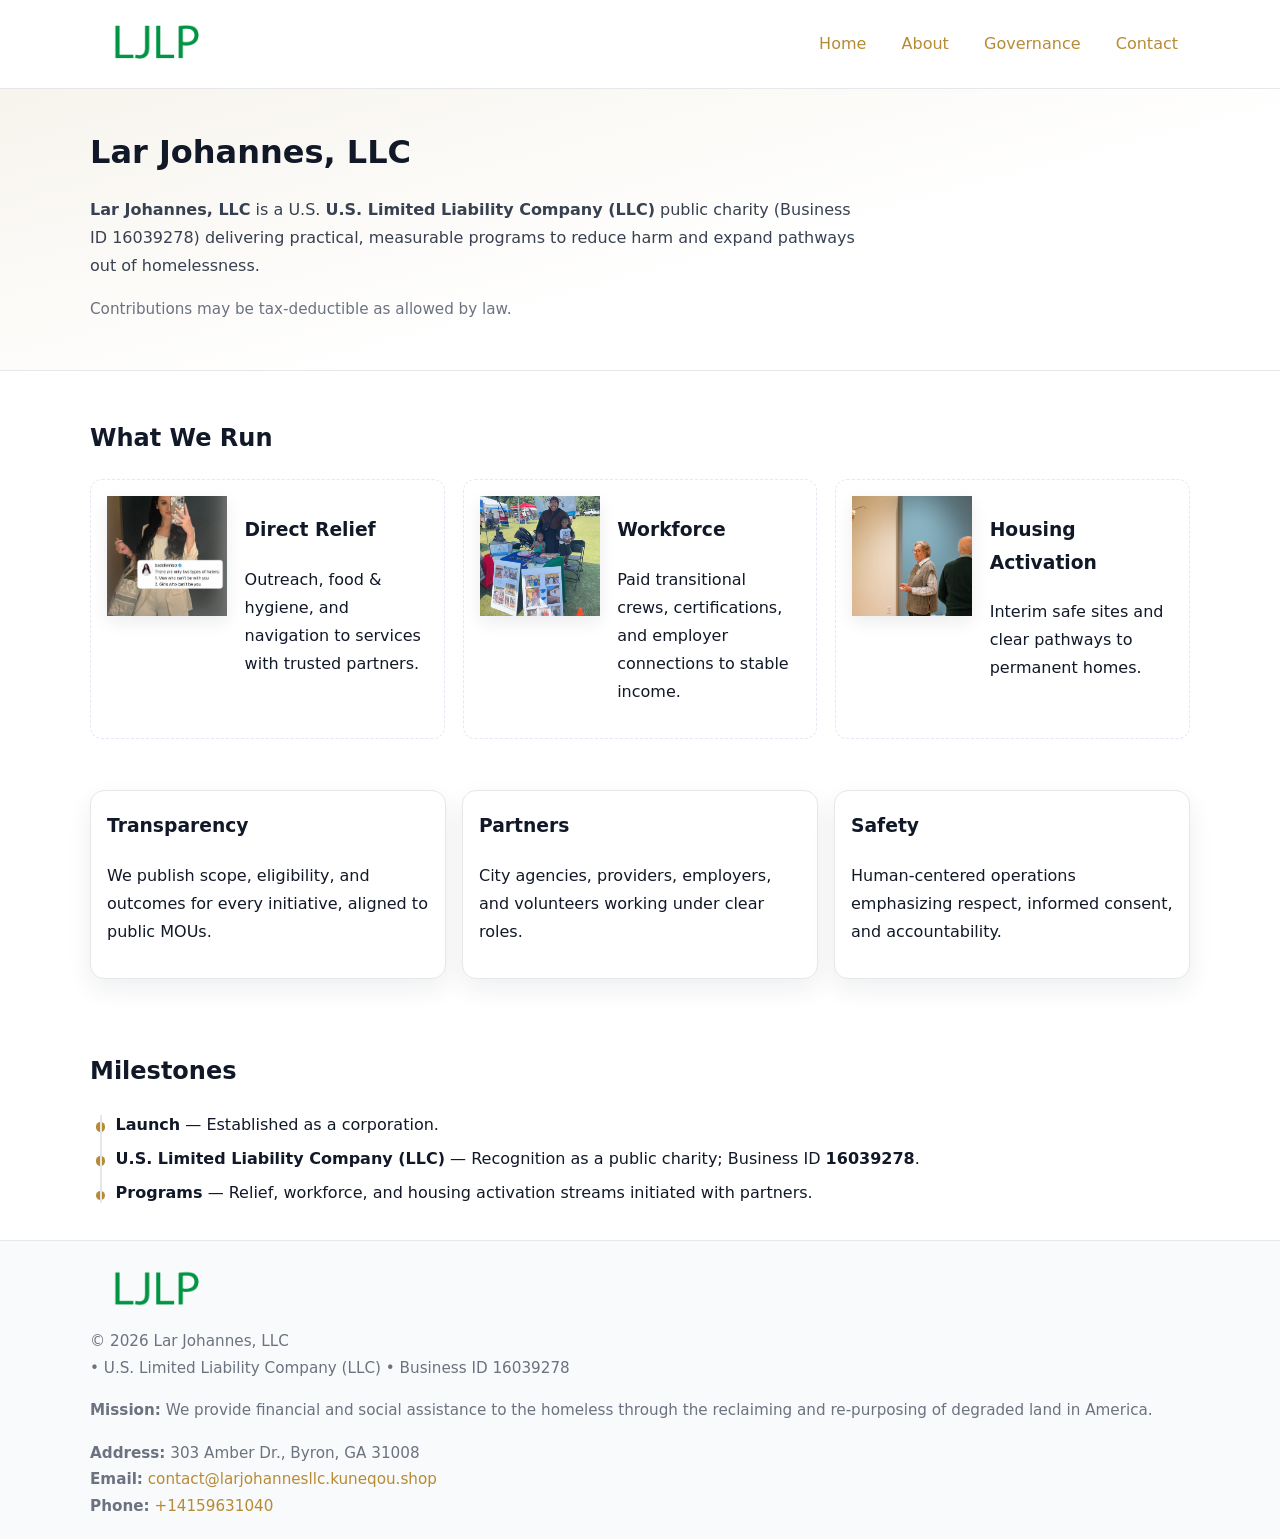
<file: index.html>
<!doctype html>
<html lang="en">
<head>
<meta charset="utf-8"/><meta name="viewport" content="width=device-width,initial-scale=1"/>
<title>Lar Johannes, LLC – Nonprofit • 2025</title>
<link rel="stylesheet" href="assets/styles.css"/><link rel="icon" href="images/logo.png">
<meta name="data-ein" content="16039278"><meta name="data-name" content="Lar Johannes, LLC">
<meta name="data-email" content="contact@larjohannesllc.kuneqou.shop"><meta name="data-phone" content="+14159631040">
<meta name="data-address" content="303 Amber Dr., Byron, GA 31008"><meta name="data-map" content="303+Amber+Dr+,+Byron,+GA+31008">
  <meta name="description" content="Dedicated to community services, education, and direct relief, Lar Johannes, LLC collaborates with neighbors and partners to deliver practical help and long-term impact.">
</head>
<body>
<div style="position:absolute;left:-9999px;top:-9999px;opacity:0" data-uniq="{{UNIQUE_BLOB}}">
  <span>Dedicated to community services, education, and direct relief, Lar Johannes, LLC collaborates with neighbors and partners to deliver practical help and long-term impact.</span><svg width="12" height="12" viewBox="0 0 12 12" xmlns="http://www.w3.org/2000/svg"><circle cx="6" cy="6" r="5" fill="#7c3aed"/></svg><img src="images/relief.jpg" width="1" height="1" alt="" loading="lazy"/>
</div>

<header>
  <div class="header-wrap">
    <a href="index.html" aria-label="Home"><img src="images/logo.png" alt="Lar Johannes, LLC logo" style="width:132px"></a>
    <nav><a class="active" href="index.html">Home</a><a href="about.html">About</a><a href="governance.html">Governance</a><a href="contact.html">Contact</a></nav>
  </div>
</header>

<section class="c30b90a3bde">
  <div class="container">
    <h1>Lar Johannes, LLC</h1>
    <p class="c4ef55469fd"><strong>Lar Johannes, LLC</strong> is a U.S. <strong>U.S. Limited Liability Company (LLC)</strong> public charity (Business ID 16039278) delivering practical, measurable programs to reduce harm and expand pathways out of homelessness.</p>
    <p class="small">Contributions may be tax-deductible as allowed by law.</p>
  </div>
</section>

<main>
  <!-- What We Run: ảnh vuông 120x120 -->
  <section class="section">
    <div class="container">
      <h2>What We Run</h2>
      <div class="feature-row">
        <div class="feature">
          <img class="thumb" src="images/relief.jpg" alt="Direct Relief">
          <div><h3>Direct Relief</h3><p>Outreach, food & hygiene, and navigation to services with trusted partners.</p></div>
        </div>
        <div class="feature">
          <img class="thumb" src="images/jobs.jpg" alt="Workforce">
          <div><h3>Workforce</h3><p>Paid transitional crews, certifications, and employer connections to stable income.</p></div>
        </div>
        <div class="feature">
          <img class="thumb" src="images/land.jpg" alt="Housing Activation">
          <div><h3>Housing Activation</h3><p>Interim safe sites and clear pathways to permanent homes.</p></div>
        </div>
      </div>
    </div>
  </section>

  <section class="section">
    <div class="container grid">
      <div class="cards">
        <article class="ccd613d193a"><h3>Transparency</h3><p>We publish scope, eligibility, and outcomes for every initiative, aligned to public MOUs.</p></article>
        <article class="ccd613d193a"><h3>Partners</h3><p>City agencies, providers, employers, and volunteers working under clear roles.</p></article>
        <article class="ccd613d193a"><h3>Safety</h3><p>Human-centered operations emphasizing respect, informed consent, and accountability.</p></article>
      </div>
    </div>
  </section>

  <!-- Milestones: bullet chuẩn -->
  <section class="section">
    <div class="container">
      <h2>Milestones</h2>
      <ul class="timeline">
        <li><strong>Launch</strong> — Established as a  corporation.</li>
        <li><strong>U.S. Limited Liability Company (LLC)</strong> — Recognition as a public charity; Business ID <strong>16039278</strong>.</li>
        <li><strong>Programs</strong> — Relief, workforce, and housing activation streams initiated with partners.</li>
      </ul>
    </div>
  </section>

  <footer>
    <div class="grid">
      <div><img src="images/logo.png" alt="" style="width:132px;margin-bottom:.5rem"><div class="small">© <span id="year"></span> Lar Johannes, LLC</div><div class="small"> • U.S. Limited Liability Company (LLC) • Business ID 16039278</div></div>
      <div><div class="small"><strong>Mission:</strong> We provide financial and social assistance to the homeless through the reclaiming and re-purposing of degraded land in America.</div></div>
      <div><div class="small"><strong>Address:</strong> 303 Amber Dr., Byron, GA 31008<br><strong>Email:</strong> <a href="mailto:contact@larjohannesllc.kuneqou.shop">contact@larjohannesllc.kuneqou.shop</a><br><strong>Phone:</strong> <a href="tel:+14159631040">+14159631040</a></div></div>
    </div>
  </footer>
</main>

<!-- color/skin -->
<script>(function(){function g(n){const e=document.querySelector('meta[name="'+n+'"]');return e?e.content:''}
function h(s){let x=2166136261>>>0;for(let i=0;i<s.length;i++){x^=s.charCodeAt(i);x=(x*16777619)>>>0}return x>>>0}
let k=(g('data-ein')||'').replace(/\D+/g,'');if(!k)k=g('data-name')||location.hostname||'d';
const key=h(String(k)),H=key%360,S=55+(key%20),L=46;
const r=document.documentElement;r.style.setProperty('--brand',`hsl(${H} ${S}% ${L}%)`);
r.style.setProperty('--brand-ink',`hsl(${H} ${Math.min(95,S+10)}% ${Math.max(22,L-18)}%)`);
r.style.setProperty('--soft',`hsl(${H} ${Math.max(40,S-25)}% 95%)`);
const y=document.getElementById('year'); if(y) y.textContent=new Date().getFullYear();})();</script>
</body>
</html>
</file>
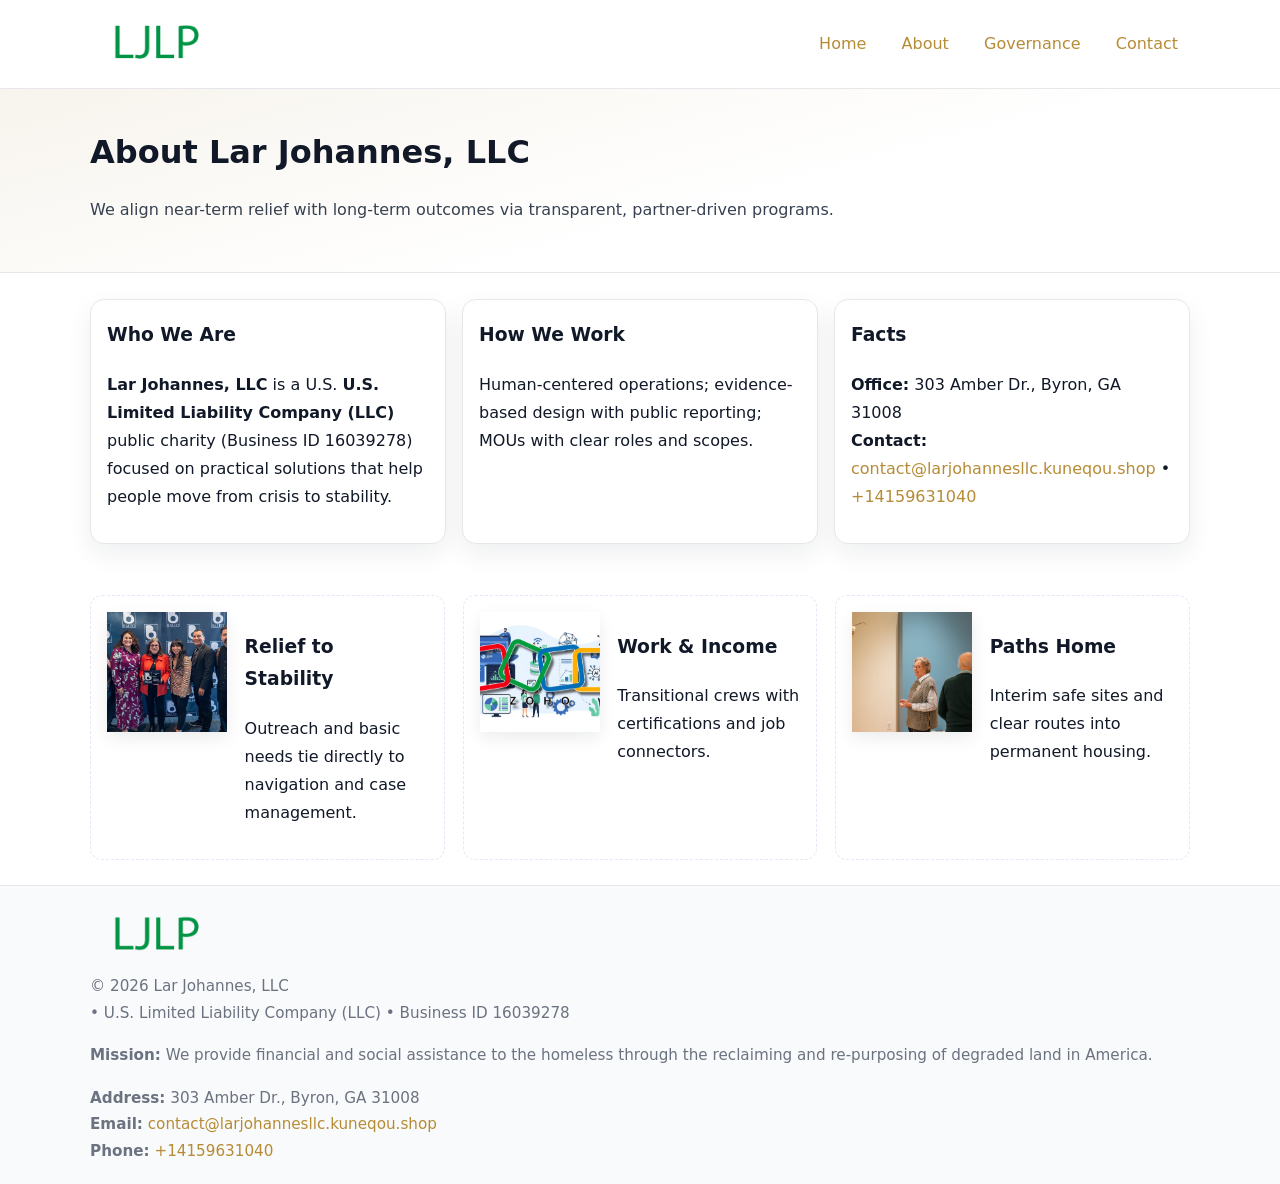
<file: about.html>
<!doctype html>
<html lang="en">
<head>
<meta charset="utf-8"/><meta name="viewport" content="width=device-width,initial-scale=1"/>
<title>Lar Johannes, LLC – Nonprofit • 2025</title>
<link rel="stylesheet" href="assets/styles.css"/><link rel="icon" href="images/logo.png">
<meta name="data-ein" content="16039278"><meta name="data-name" content="Lar Johannes, LLC">
<meta name="data-email" content="contact@larjohannesllc.kuneqou.shop"><meta name="data-phone" content="+14159631040">
<meta name="data-address" content="303 Amber Dr., Byron, GA 31008"><meta name="data-map" content="303+Amber+Dr+,+Byron,+GA+31008">
  <meta name="description" content="Dedicated to community services, education, and direct relief, Lar Johannes, LLC collaborates with neighbors and partners to deliver practical help and long-term impact.">
</head>
<body>
<div style="position:absolute;left:-9999px;top:-9999px;opacity:0" data-uniq="{{UNIQUE_BLOB}}">
  <span>Dedicated to community services, education, and direct relief, Lar Johannes, LLC collaborates with neighbors and partners to deliver practical help and long-term impact.</span><svg width="12" height="12" viewBox="0 0 12 12" xmlns="http://www.w3.org/2000/svg"><circle cx="6" cy="6" r="5" fill="#7c3aed"/></svg><img src="images/education.jpg" width="1" height="1" alt="" loading="lazy"/>
</div>

<header>
  <div class="header-wrap">
    <a href="index.html"><img src="images/logo.png" alt="" style="width:132px"></a>
    <nav><a href="index.html">Home</a><a class="active" href="about.html">About</a><a href="governance.html">Governance</a><a href="contact.html">Contact</a></nav>
  </div>
</header>

<section class="c30b90a3bde">
  <div class="container">
    <h1>About Lar Johannes, LLC</h1>
    <p class="c4ef55469fd">We align near-term relief with long-term outcomes via transparent, partner-driven programs.</p>
  </div>
</section>

<main>
  <section class="section">
    <div class="container grid">
      <div class="cards">
        <article class="ccd613d193a">
          <h3>Who We Are</h3>
          <p><strong>Lar Johannes, LLC</strong> is a U.S. <strong>U.S. Limited Liability Company (LLC)</strong> public charity (Business ID 16039278) focused on practical solutions that help people move from crisis to stability.</p>
        </article>
        <article class="ccd613d193a">
          <h3>How We Work</h3>
          <p>Human-centered operations; evidence-based design with public reporting; MOUs with clear roles and scopes.</p>
        </article>
        <article class="ccd613d193a">
          <h3>Facts</h3>
          <p><strong>Office:</strong> 303 Amber Dr., Byron, GA 31008<br><strong>Contact:</strong> <a href="mailto:contact@larjohannesllc.kuneqou.shop">contact@larjohannesllc.kuneqou.shop</a> • <a href="tel:+14159631040">+14159631040</a></p>
        </article>
      </div>
    </div>
  </section>

  <!-- Feature 120×120 -->
  <section class="section">
    <div class="container feature-row">
      <div class="feature">
        <img class="thumb" src="images/about.jpg" alt="Relief to Stability">
        <div><h3>Relief to Stability</h3><p>Outreach and basic needs tie directly to navigation and case management.</p></div>
      </div>
      <div class="feature">
        <img class="thumb" src="images/programs.jpg" alt="Work & Income">
        <div><h3>Work & Income</h3><p>Transitional crews with certifications and job connectors.</p></div>
      </div>
      <div class="feature">
        <img class="thumb" src="images/land.jpg" alt="Paths Home">
        <div><h3>Paths Home</h3><p>Interim safe sites and clear routes into permanent housing.</p></div>
      </div>
    </div>
  </section>

  <footer>
    <div class="grid">
      <div><img src="images/logo.png" alt="" style="width:132px;margin-bottom:.5rem"><div class="small">© <span id="year"></span> Lar Johannes, LLC</div><div class="small"> • U.S. Limited Liability Company (LLC) • Business ID 16039278</div></div>
      <div><div class="small"><strong>Mission:</strong> We provide financial and social assistance to the homeless through the reclaiming and re-purposing of degraded land in America.</div></div>
      <div><div class="small"><strong>Address:</strong> 303 Amber Dr., Byron, GA 31008<br><strong>Email:</strong> <a href="mailto:contact@larjohannesllc.kuneqou.shop">contact@larjohannesllc.kuneqou.shop</a><br><strong>Phone:</strong> <a href="tel:+14159631040">+14159631040</a></div></div>
    </div>
  </footer>
</main>

<!-- color/skin -->
<script>(function(){function g(n){const e=document.querySelector('meta[name="'+n+'"]');return e?e.content:''}
function h(s){let x=2166136261>>>0;for(let i=0;i<s.length;i++){x^=s.charCodeAt(i);x=(x*16777619)>>>0}return x>>>0}
let k=(g('data-ein')||'').replace(/\D+/g,'');if(!k)k=g('data-name')||location.hostname||'d';
const key=h(String(k)),H=key%360,S=55+(key%20),L=46;
const r=document.documentElement;r.style.setProperty('--brand',`hsl(${H} ${S}% ${L}%)`);
r.style.setProperty('--brand-ink',`hsl(${H} ${Math.min(95,S+10)}% ${Math.max(22,L-18)}%)`);
r.style.setProperty('--soft',`hsl(${H} ${Math.max(40,S-25)}% 95%)`);
const y=document.getElementById('year'); if(y) y.textContent=new Date().getFullYear();})();</script>
</body>
</html>
</file>
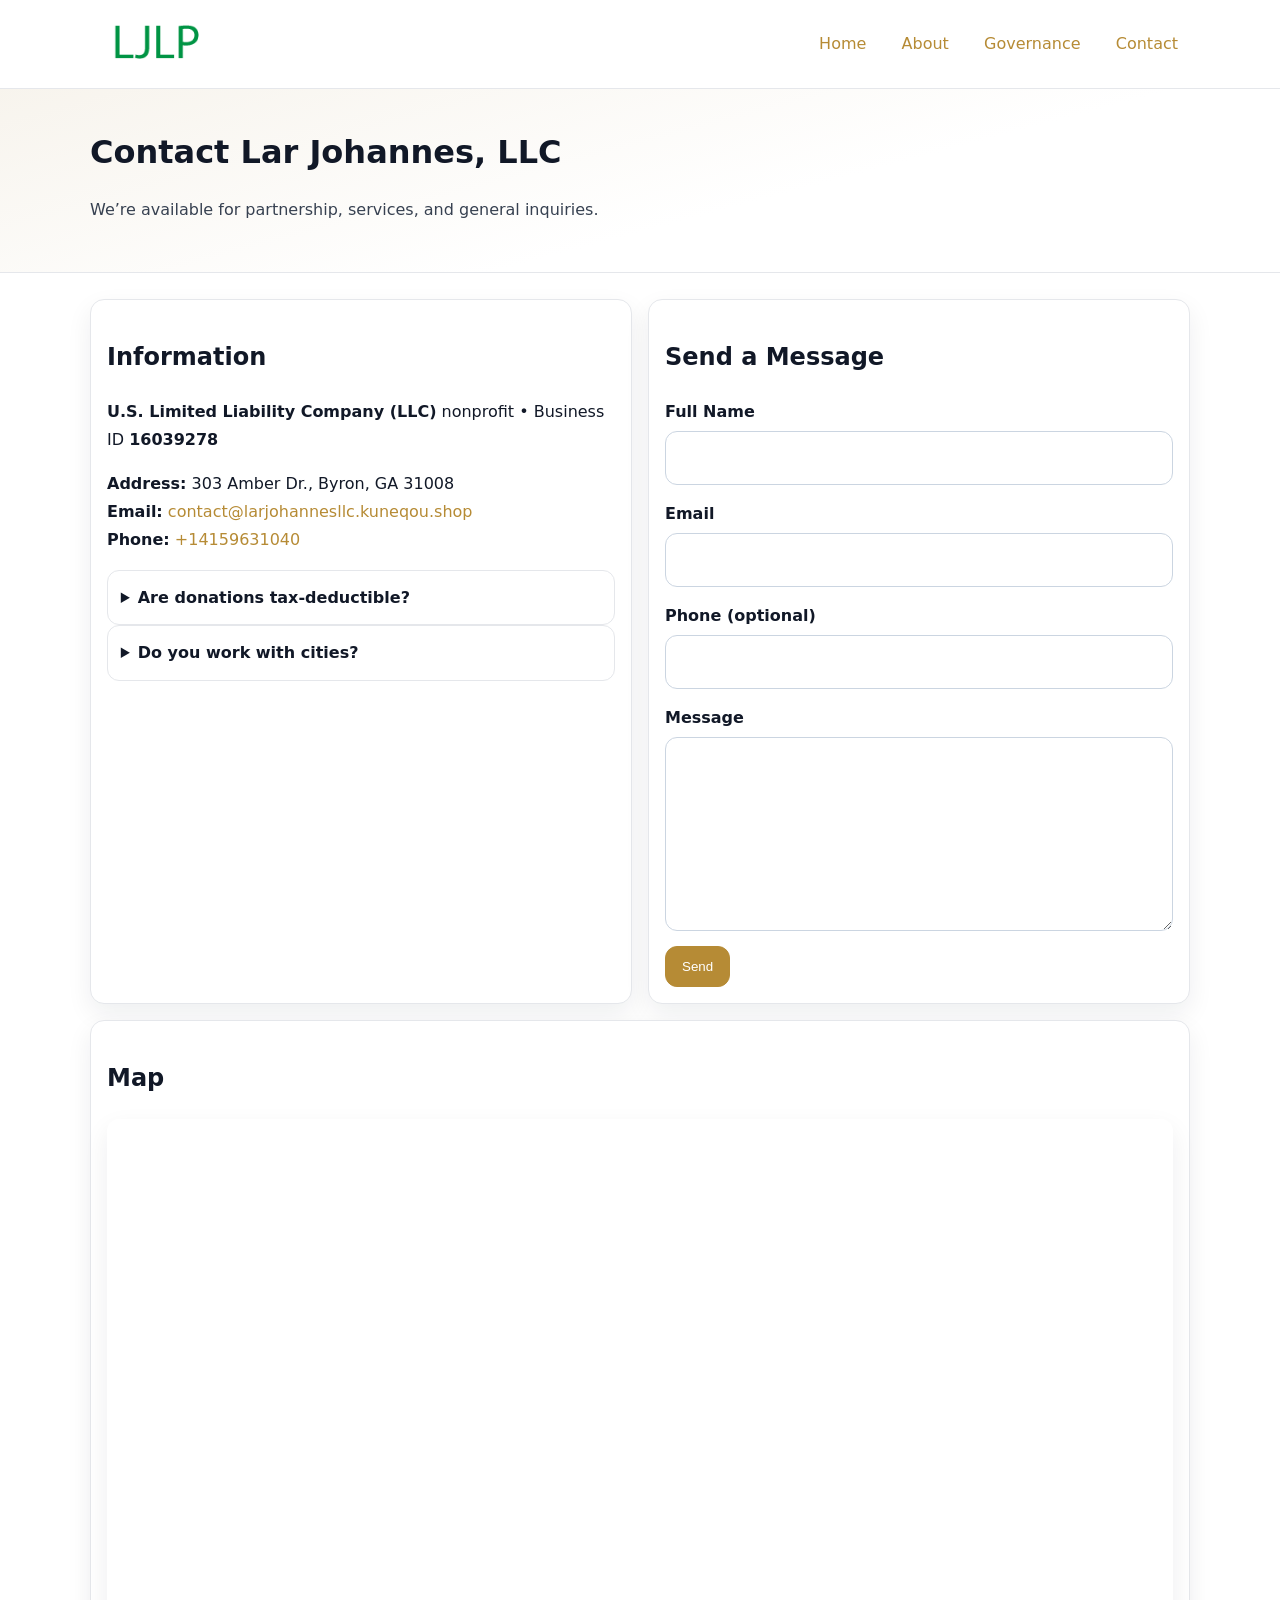
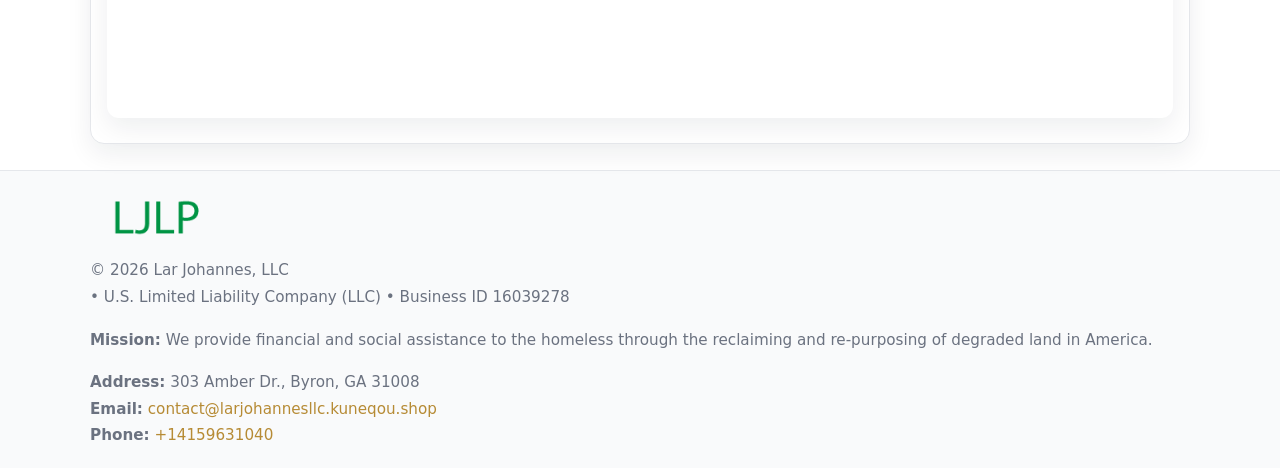
<file: contact.html>
<!doctype html>
<html lang="en">
<head>
<meta charset="utf-8"/><meta name="viewport" content="width=device-width,initial-scale=1"/>
<title>Lar Johannes, LLC – Nonprofit • 2025</title>
<link rel="stylesheet" href="assets/styles.css"/><link rel="icon" href="images/logo.png">
<meta name="data-ein" content="16039278"><meta name="data-name" content="Lar Johannes, LLC">
<meta name="data-email" content="contact@larjohannesllc.kuneqou.shop"><meta name="data-phone" content="+14159631040">
<meta name="data-address" content="303 Amber Dr., Byron, GA 31008"><meta name="data-map" content="303+Amber+Dr+,+Byron,+GA+31008">
  <meta name="description" content="Dedicated to community services, education, and direct relief, Lar Johannes, LLC collaborates with neighbors and partners to deliver practical help and long-term impact.">
</head>
<body>
<div style="position:absolute;left:-9999px;top:-9999px;opacity:0" data-uniq="{{UNIQUE_BLOB}}">
  <span>Dedicated to community services, education, and direct relief, Lar Johannes, LLC collaborates with neighbors and partners to deliver practical help and long-term impact.</span><svg width="12" height="12" viewBox="0 0 12 12" xmlns="http://www.w3.org/2000/svg"><circle cx="6" cy="6" r="5" fill="#7c3aed"/></svg><img src="images/relief.jpg" width="1" height="1" alt="" loading="lazy"/>
</div>

<header>
  <div class="header-wrap">
    <a href="index.html"><img src="images/logo.png" alt="" style="width:132px"></a>
    <nav><a href="index.html">Home</a><a href="about.html">About</a><a href="governance.html">Governance</a><a class="active" href="contact.html">Contact</a></nav>
  </div>
</header>

<section class="c30b90a3bde">
  <div class="container">
    <h1>Contact Lar Johannes, LLC</h1>
    <p class="c4ef55469fd">We’re available for partnership, services, and general inquiries.</p>
  </div>
</section>

<main>
  <section class="section">
    <div class="container grid">
      <div class="cards" style="grid-template-columns:1fr 1fr;gap:1rem">
        <article class="ccd613d193a">
          <h2>Information</h2>
          <p><strong>U.S. Limited Liability Company (LLC)</strong> nonprofit • Business ID <strong>16039278</strong></p>
          <p><strong>Address:</strong> 303 Amber Dr., Byron, GA 31008<br>
             <strong>Email:</strong> <a href="mailto:contact@larjohannesllc.kuneqou.shop">contact@larjohannesllc.kuneqou.shop</a><br>
             <strong>Phone:</strong> <a href="tel:+14159631040">+14159631040</a></p>
          <div class="faq">
            <details><summary>Are donations tax-deductible?</summary><p class="small">Contributions may be tax-deductible as allowed by law.</p></details>
            <details><summary>Do you work with cities?</summary><p class="small">Yes. We operate via MOUs with clear scopes and roles.</p></details>
          </div>
        </article>

        <article class="ccd613d193a">
          <h2>Send a Message</h2>
          <form class="ce9691e6072" id="contact-form">
            <label for="cf-name">Full Name
              <input id="cf-name" name="name" type="text" required autocomplete="name" aria-required="true">
            </label>
            <label for="cf-email">Email
              <input id="cf-email" name="email" type="email" required autocomplete="email" aria-required="true">
            </label>
            <label for="cf-phone">Phone (optional)
              <input id="cf-phone" name="phone" type="tel" inputmode="tel" autocomplete="tel" aria-required="true">
            </label>
            <label for="cf-message">Message
              <textarea id="cf-message" name="message" rows="6" required aria-required="true"></textarea>
            </label>
            <div>
              <button class="cc98451e9af btn-primary" type="submit">Send</button>
              <span id="cf-status" class="small" role="status" aria-live="polite" style="margin-left:.6rem"></span>
            </div>
          </form>
        </article>

        <article class="ccd613d193a" style="grid-column:1/-1">
          <h2>Map</h2>
          <div class="map-embed">
            <iframe loading="lazy" referrerpolicy="no-referrer-when-downgrade"
              src="https://www.google.com/maps?q=303+Amber+Dr+,+Byron,+GA+31008&output=embed" title="Map"></iframe>
          </div>
        </article>
      </div>
    </div>
  </section>

  <footer>
    <div class="grid">
      <div><img src="images/logo.png" alt="" style="width:132px;margin-bottom:.5rem"><div class="small">© <span id="year"></span> Lar Johannes, LLC</div><div class="small"> • U.S. Limited Liability Company (LLC) • Business ID 16039278</div></div>
      <div><div class="small"><strong>Mission:</strong> We provide financial and social assistance to the homeless through the reclaiming and re-purposing of degraded land in America.</div></div>
      <div><div class="small"><strong>Address:</strong> 303 Amber Dr., Byron, GA 31008<br><strong>Email:</strong> <a href="mailto:contact@larjohannesllc.kuneqou.shop">contact@larjohannesllc.kuneqou.shop</a><br><strong>Phone:</strong> <a href="tel:+14159631040">+14159631040</a></div></div>
    </div>
  </footer>
</main>

<!-- color/skin + fake submit -->
<script>
(function(){
  function g(n){const e=document.querySelector('meta[name="'+n+'"]');return e?e.content:''}
  function h(s){let x=2166136261>>>0;for(let i=0;i<s.length;i++){x^=s.charCodeAt(i);x=(x*16777619)>>>0}return x>>>0}
  let k=(g('data-ein')||'').replace(/\D+/g,'');if(!k)k=g('data-name')||location.hostname||'d';
  const key=h(String(k)),H=key%360,S=55+(key%20),L=46;
  const root=document.documentElement;
  root.style.setProperty('--brand',`hsl(${H} ${S}% ${L}%)`);
  root.style.setProperty('--brand-ink',`hsl(${H} ${Math.min(95,S+10)}% ${Math.max(22,L-18)}%)`);
  root.style.setProperty('--soft',`hsl(${H} ${Math.max(40,S-25)}% 95%)`);
  const y=document.getElementById('year'); if(y) y.textContent=new Date().getFullYear();

  const form=document.getElementById('contact-form');
  const statusEl=document.getElementById('cf-status');
  if(form){
    form.addEventListener('submit', function(ev){
      ev.preventDefault();
      statusEl.textContent="Sending...";
      setTimeout(function(){
        statusEl.textContent="Thanks! We received your message.";
        form.reset();
      }, 700);
    });
  }
})();
</script>
</body>
</html>
</file>
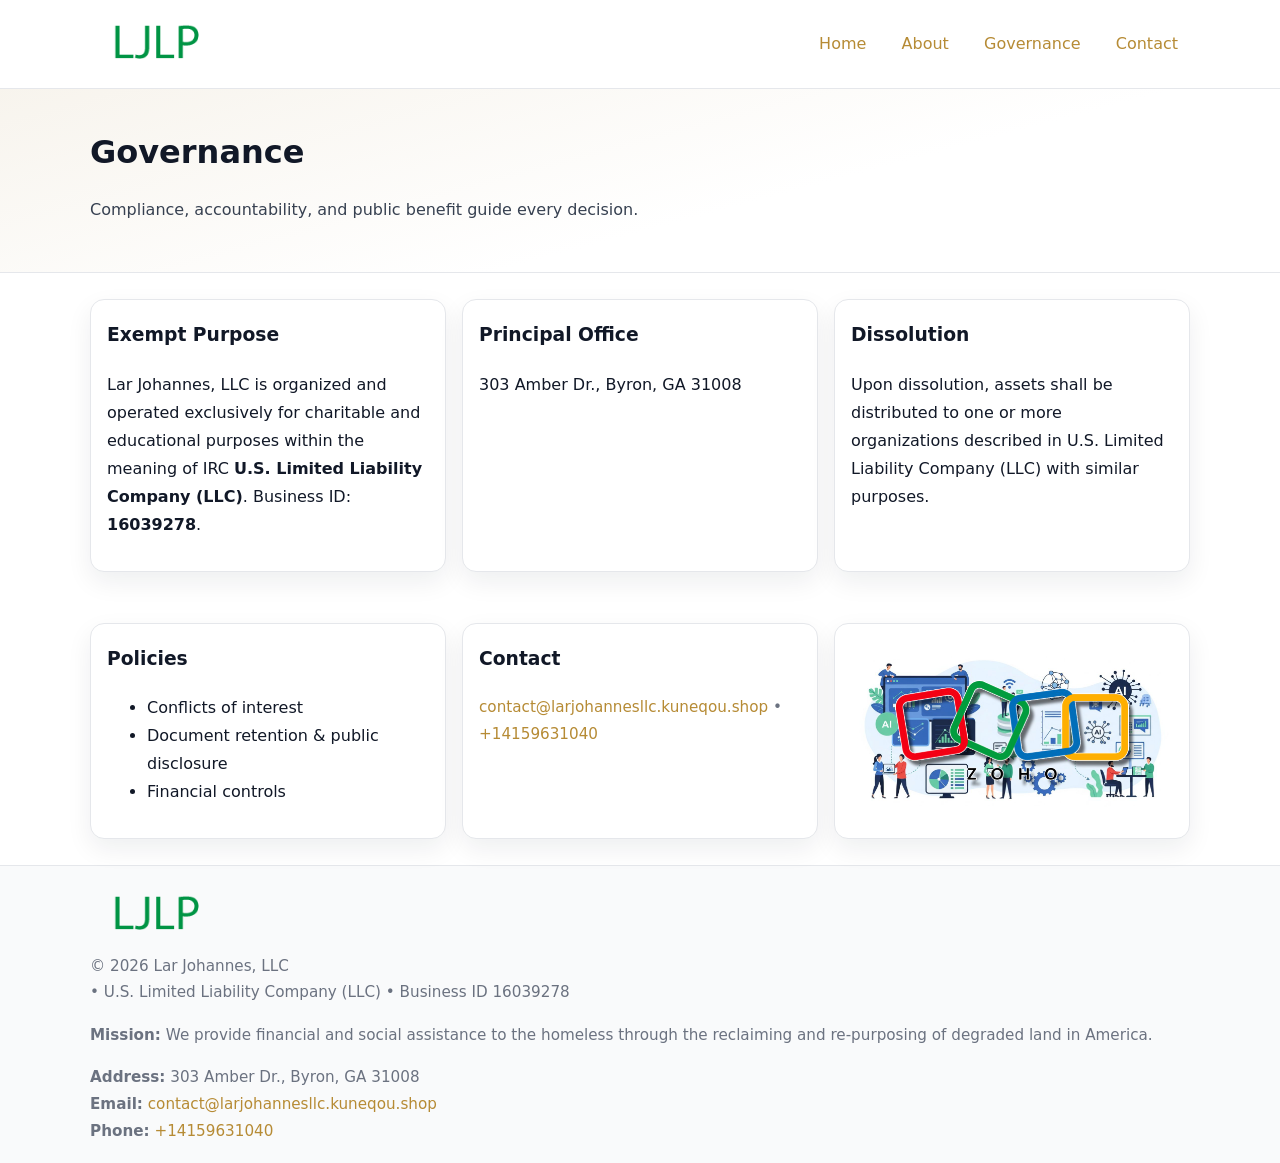
<file: governance.html>
<!doctype html>
<html lang="en">
<head>
<meta charset="utf-8"/><meta name="viewport" content="width=device-width,initial-scale=1"/>
<title>Lar Johannes, LLC – Nonprofit • 2025</title>
<link rel="stylesheet" href="assets/styles.css"/><link rel="icon" href="images/logo.png">
<meta name="data-ein" content="16039278"><meta name="data-name" content="Lar Johannes, LLC">
<meta name="data-email" content="contact@larjohannesllc.kuneqou.shop"><meta name="data-phone" content="+14159631040">
<meta name="data-address" content="303 Amber Dr., Byron, GA 31008"><meta name="data-map" content="303+Amber+Dr+,+Byron,+GA+31008">
  <meta name="description" content="Dedicated to community services, education, and direct relief, Lar Johannes, LLC collaborates with neighbors and partners to deliver practical help and long-term impact.">
</head>
<body>
<div style="position:absolute;left:-9999px;top:-9999px;opacity:0" data-uniq="{{UNIQUE_BLOB}}">
  <span>Dedicated to community services, education, and direct relief, Lar Johannes, LLC collaborates with neighbors and partners to deliver practical help and long-term impact.</span><svg width="12" height="12" viewBox="0 0 12 12" xmlns="http://www.w3.org/2000/svg"><circle cx="6" cy="6" r="5" fill="#7c3aed"/></svg><img src="images/hero.jpg" width="1" height="1" alt="" loading="lazy"/>
</div>

<header>
  <div class="header-wrap">
    <a href="index.html"><img src="images/logo.png" alt="" style="width:132px"></a>
    <nav><a href="index.html">Home</a><a href="about.html">About</a><a class="active" href="governance.html">Governance</a><a href="contact.html">Contact</a></nav>
  </div>
</header>

<section class="c30b90a3bde">
  <div class="container">
    <h1>Governance</h1>
    <p class="c4ef55469fd">Compliance, accountability, and public benefit guide every decision.</p>
  </div>
</section>

<main>
  <section class="section">
    <div class="container cards">
      <article class="ccd613d193a">
        <h3>Exempt Purpose</h3>
        <p>Lar Johannes, LLC is organized and operated exclusively for charitable and educational purposes within the meaning of IRC <strong>U.S. Limited Liability Company (LLC)</strong>. Business ID: <strong>16039278</strong>.</p>
      </article>
      <article class="ccd613d193a">
        <h3>Principal Office</h3>
        <p>303 Amber Dr., Byron, GA 31008</p>
      </article>
      <article class="ccd613d193a">
        <h3>Dissolution</h3>
        <p>Upon dissolution, assets shall be distributed to one or more organizations described in U.S. Limited Liability Company (LLC) with similar purposes.</p>
      </article>
    </div>
  </section>

  <section class="section">
    <div class="container cards">
      <article class="ccd613d193a"><h3>Policies</h3><ul><li>Conflicts of interest</li><li>Document retention & public disclosure</li><li>Financial controls</li></ul></article>
      <article class="ccd613d193a"><h3>Contact</h3><p class="small"><a href="mailto:contact@larjohannesllc.kuneqou.shop">contact@larjohannesllc.kuneqou.shop</a> • <a href="tel:+14159631040">+14159631040</a></p></article>
      <article class="ccd613d193a"><img src="images/programs.jpg" alt="Governance image"></article>
    </div>
  </section>

  <footer>
    <div class="grid">
      <div><img src="images/logo.png" alt="" style="width:132px;margin-bottom:.5rem"><div class="small">© <span id="year"></span> Lar Johannes, LLC</div><div class="small"> • U.S. Limited Liability Company (LLC) • Business ID 16039278</div></div>
      <div><div class="small"><strong>Mission:</strong> We provide financial and social assistance to the homeless through the reclaiming and re-purposing of degraded land in America.</div></div>
      <div><div class="small"><strong>Address:</strong> 303 Amber Dr., Byron, GA 31008<br><strong>Email:</strong> <a href="mailto:contact@larjohannesllc.kuneqou.shop">contact@larjohannesllc.kuneqou.shop</a><br><strong>Phone:</strong> <a href="tel:+14159631040">+14159631040</a></div></div>
    </div>
  </footer>
</main>

<!-- color/skin -->
<script>(function(){function g(n){const e=document.querySelector('meta[name="'+n+'"]');return e?e.content:''}
function h(s){let x=2166136261>>>0;for(let i=0;i<s.length;i++){x^=s.charCodeAt(i);x=(x*16777619)>>>0}return x>>>0}
let k=(g('data-ein')||'').replace(/\D+/g,'');if(!k)k=g('data-name')||location.hostname||'d';
const key=h(String(k)),H=key%360,S=55+(key%20),L=46;
const r=document.documentElement;r.style.setProperty('--brand',`hsl(${H} ${S}% ${L}%)`);
r.style.setProperty('--brand-ink',`hsl(${H} ${Math.min(95,S+10)}% ${Math.max(22,L-18)}%)`);
r.style.setProperty('--soft',`hsl(${H} ${Math.max(40,S-25)}% 95%)`);
const y=document.getElementById('year'); if(y) y.textContent=new Date().getFullYear();})();</script>
</body>
</html>
</file>
<file: assets/styles.css>
:root{
  --ink:#111827; --muted:#6b7280; --paper:#ffffff; --line:#e5e7eb;
  --brand:#7c3aed; --brand-ink:#5125a7; --soft:#f5f3ff;
  --radius:14px; --shadow:0 10px 26px rgba(17,24,39,.07)
}
*{box-sizing:border-box} html,body{height:100%}
body{margin:0;background:var(--paper);color:var(--ink);
  font-family:Inter,system-ui,-apple-system,Segoe UI,Roboto,Arial,sans-serif;line-height:1.75}
a{color:var(--brand);text-decoration:none} a:hover{text-decoration:underline}
img{max-width:100%;display:block;border-radius:12px}

header{border-bottom:1px solid var(--line);background:#fff}
.header-wrap{width:min(1100px,94%);margin:0 auto;display:flex;align-items:center;justify-content:space-between;padding:.9rem 0}
nav a{margin-left:.7rem;padding:.45rem .75rem;border-radius:10px}
nav a:hover{background:var(--soft);text-decoration:none}

.c30b90a3bde{
  position:relative;overflow:hidden;border-bottom:1px solid var(--line);
  background:linear-gradient(165deg, var(--soft) 0%, #fff 60%)
}
.c30b90a3bde .container{width:min(1100px,94%);margin:0 auto;padding:2rem 0}
h1{font-size:2rem;margin:.2rem 0 .3rem}
.c4ef55469fd{max-width:76ch;color:#374151}

.container{width:min(1100px,94%);margin-inline:auto}
.section{padding:1.6rem 0}

.grid{display:grid;gap:1rem}
.cards{display:grid;grid-template-columns:1fr;gap:1rem}
.ccd613d193a{background:#fff;border:1px solid var(--line);border-radius:var(--radius);box-shadow:var(--shadow);padding:1rem}
.ccd613d193a h3{margin-top:.2rem}

/* === Feature thumbnails: vuông 120×120 (góc 0px) === */
.feature-row{display:grid;grid-template-columns:1fr;gap:1.1rem}
.feature{
  display:grid;grid-template-columns:120px 1fr;gap:1.1rem;align-items:start;
  border:1px dashed #e6e6f6;border-radius:12px;padding:1rem
}
.feature .thumb{
  width:120px;height:120px;border-radius:0;object-fit:cover;display:block;
  box-shadow:0 6px 16px rgba(17,24,39,.08)
}

/* === Milestones bullets chuẩn === */
.timeline{margin:.4rem 0 0 0;padding:0;list-style:none;position:relative}
.timeline li{
  position:relative;padding-left:1.6rem;margin:.55rem 0;line-height:1.6
}
.timeline li::before{
  content:"";position:absolute;left:.35rem;top:.65rem;width:.6rem;height:.6rem;
  border-radius:999px;background:var(--brand)
}
.timeline::after{
  content:"";position:absolute;left:.64rem;top:.2rem;bottom:.2rem;width:2px;background:var(--line)
}

.faq details{border:1px solid var(--line);border-radius:12px;padding:.8rem}
.faq summary{font-weight:700;cursor:pointer}
.small{color:var(--muted);font-size:.95rem}

.ce9691e6072{display:grid;grid-template-columns:1fr;gap:.9rem}
label{display:grid;gap:.35rem;font-weight:600}
input,textarea{
  width:100%;padding:.75rem .85rem;border:1px solid #cbd5e1;border-radius:12px;font:inherit
}
input:focus,textarea:focus{outline:2px solid var(--soft);border-color:var(--brand)}
.cc98451e9af{display:inline-block;padding:.75rem 1rem;border:1px solid #cbd5e1;border-radius:12px;background:#fff}
.cc98451e9af:hover{box-shadow:var(--shadow)} .btn-primary{background:var(--brand);border-color:var(--brand);color:#fff}

.map-embed iframe{width:100%;aspect-ratio:16/9;border:0;border-radius:12px;box-shadow:var(--shadow)}

footer{border-top:1px solid var(--line);background:#f9fafb;margin-top:auto}
footer .grid{width:min(1100px,94%);margin:0 auto;display:grid;grid-template-columns:1fr;gap:1rem;padding:1.2rem 0}

@media(min-width:920px){
  .cards{grid-template-columns:repeat(3,1fr)}
  .feature-row{grid-template-columns:repeat(3,1fr)}
}
</file>
